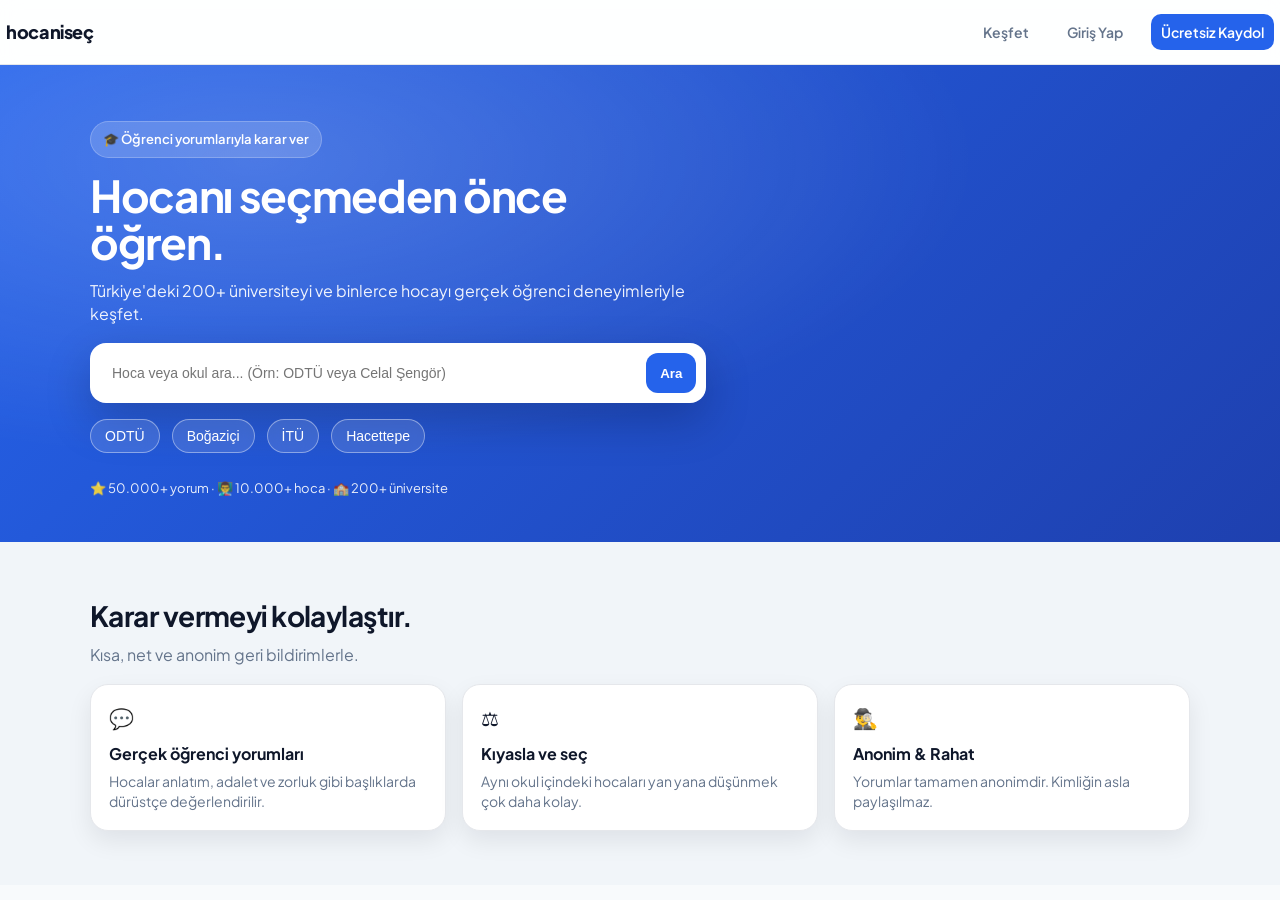
<file: index.html>
<!DOCTYPE html>
<html lang="tr">
<head>
  <meta charset="UTF-8" />
  <meta name="viewport" content="width=device-width, initial-scale=1.0" />
  <title>Hocanı Seç | Üniversite ve Hoca Keşfet</title>
  <!-- Google Fonts -->
  <link rel="preconnect" href="https://fonts.googleapis.com">
  <link rel="preconnect" href="https://fonts.gstatic.com" crossorigin>
  <link href="https://fonts.googleapis.com/css2?family=Plus+Jakarta+Sans:wght@400;500;600;700;800&display=swap" rel="stylesheet">
  <!-- CSS Bağlantısı -->
  <link rel="stylesheet" href="style.css" />
</head>
<body>
<header class="navbar">
  <div class="nav-inner">
    <a class="logo" href="index.html">hocaniseç</a>
    <nav class="nav-links">
      <a href="#kesfet">Keşfet</a>
      <!-- These will be shown/hidden based on login status -->
      <a href="auth.html" id="loginBtn" style="font-weight: 600; color: var(--muted);">Giriş Yap</a>
      <a class="nav-cta" href="auth.html" id="signupBtn">Ücretsiz Kaydol</a>
      <!-- This will be shown when user is logged in -->
      <button id="logoutBtn" class="nav-cta" style="display: none; background: #ef4444; border: none; cursor: pointer; font-family: inherit;">Çıkış Yap</button>
    </nav>
    <button class="nav-toggle">
      <span></span><span></span><span></span>
    </button>
  </div>
</header>
<main>
  <!-- HERO SECTION (Arama Alanı) -->
  <section class="hero" id="kesfet">
    <div class="container hero-grid">
      <div>
        <div class="badge">🎓 Öğrenci yorumlarıyla karar ver</div>
        <h1>Hocanı seçmeden önce öğren.</h1>
        <p class="lead">
          Türkiye'deki 200+ üniversiteyi ve binlerce hocayı gerçek öğrenci deneyimleriyle keşfet.
        </p>
        <!-- ARAMA FORMU -->
        <div class="search">
          <input id="searchInput" type="text" placeholder="Hoca veya okul ara... (Örn: ODTÜ veya Celal Şengör)" />
          <button id="searchBtn" type="button">Ara</button>
        </div>
        <!-- HIZLI ARAMA BUTONLARI -->
        <div class="quick-chips" id="quickChips">
          <button type="button" data-value="ODTÜ">ODTÜ</button>
          <button type="button" data-value="Boğaziçi">Boğaziçi</button>
          <button type="button" data-value="İTÜ">İTÜ</button>
          <button type="button" data-value="Hacettepe">Hacettepe</button>
        </div>
        <!-- SONUÇLARIN GÖSTERİLECEĞİ ALAN -->
        <div id="results" class="cards-grid"></div>
        <p class="meta">
          ⭐ 50.000+ yorum · 👨‍🏫 10.000+ hoca · 🏫 200+ üniversite
        </p>
      </div>
    </div>
  </section>
  <!-- ÖZELLİKLER (FEATURES) -->
  <section class="section section-alt" id="features">
    <div class="container">
      <div class="section-head">
        <h2>Karar vermeyi kolaylaştır.</h2>
        <p class="muted">Kısa, net ve anonim geri bildirimlerle.</p>
      </div>
      <div class="grid-3">
        <div class="feature">
          <div class="feature-ico">💬</div>
          <h3>Gerçek öğrenci yorumları</h3>
          <p>Hocalar anlatım, adalet ve zorluk gibi başlıklarda dürüstçe değerlendirilir.</p>
        </div>
        <div class="feature">
          <div class="feature-ico">⚖️</div>
          <h3>Kıyasla ve seç</h3>
          <p>Aynı okul içindeki hocaları yan yana düşünmek çok daha kolay.</p>
        </div>
        <div class="feature">
          <div class="feature-ico">🕵️‍♂️</div>
          <h3>Anonim & Rahat</h3>
          <p>Yorumlar tamamen anonimdir. Kimliğin asla paylaşılmaz.</p>
        </div>
      </div>
    </div>
  </section>
</main>

<!-- AUTH CHECK SCRIPT (Must load before script.js) -->
<script>
  // Check if user is logged in and update navbar accordingly
  const token = localStorage.getItem("hocanisec_token");
  const loginBtn = document.getElementById("loginBtn");
  const signupBtn = document.getElementById("signupBtn");
  const logoutBtn = document.getElementById("logoutBtn");

  if (token) {
    // User is logged in - hide login/signup buttons, show logout
    loginBtn.style.display = "none";
    signupBtn.style.display = "none";
    logoutBtn.style.display = "inline-block";
  } else {
    // User is not logged in - show login/signup buttons, hide logout
    loginBtn.style.display = "inline-block";
    signupBtn.style.display = "inline-block";
    logoutBtn.style.display = "none";
  }

  // Logout functionality
  logoutBtn.addEventListener("click", () => {
    if (confirm("Çıkış yapmak istediğine emin misin?")) {
      localStorage.removeItem("hocanisec_token");
      window.location.reload();
    }
  });
</script>

<!-- JAVASCRIPT -->
<script src="script.js" defer></script>
</body>
</html>
</file>
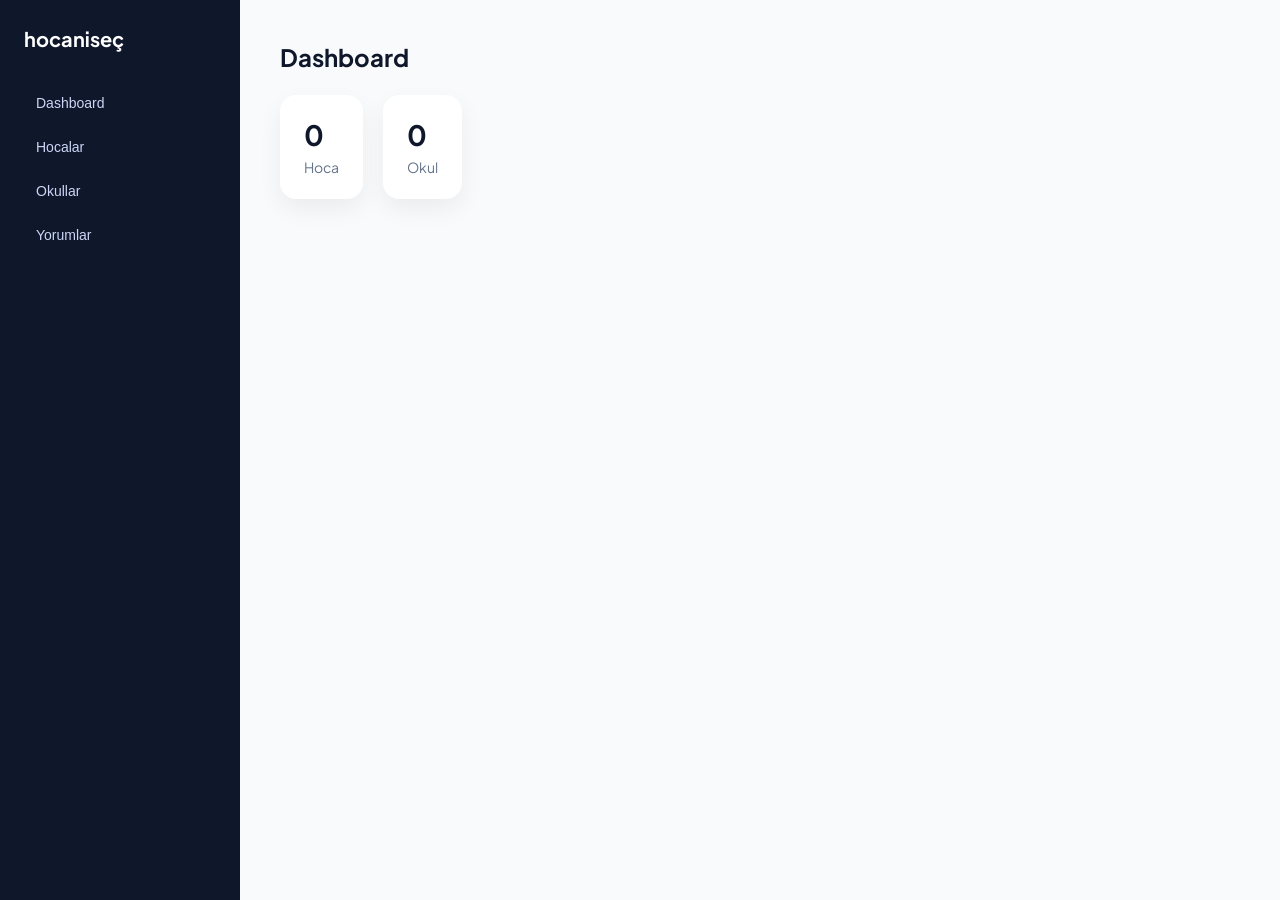
<file: admin.html>
<!DOCTYPE html>
<html lang="tr">
<head>
  <meta charset="UTF-8" />
  <title>HocanıSeç | Admin Panel</title>
  <meta name="viewport" content="width=device-width, initial-scale=1.0" />

  <!-- FONT -->
  <link
    href="https://fonts.googleapis.com/css2?family=Plus+Jakarta+Sans:wght@400;600;700&display=swap"
    rel="stylesheet"
  />

  <!-- ANA CSS -->
  <link rel="stylesheet" href="style.css" />
</head>
<body>

<div class="admin-layout">

  <!-- SIDEBAR -->
  <aside class="admin-sidebar">
    <h2>hocaniseç</h2>

    <nav>
      <button data-view="dashboard">Dashboard</button>
      <button data-view="professors">Hocalar</button>
      <button data-view="schools">Okullar</button>
      <!-- 🔹 YENİ -->
      <button data-view="comments">Yorumlar</button>
    </nav>
  </aside>

  <!-- MAIN -->
  <main class="admin-main">

    <!-- DASHBOARD -->
    <section id="dashboard" class="admin-view active">
      <h1>Dashboard</h1>

      <div class="admin-stats">
        <div class="stat-card">
          <strong id="profCount">0</strong>
          <span>Hoca</span>
        </div>

        <div class="stat-card">
          <strong id="schoolCount">0</strong>
          <span>Okul</span>
        </div>
      </div>
    </section>

    <!-- HOCALAR -->
    <section id="professors" class="admin-view">
      <h1>Hocalar</h1>

      <form id="profForm" class="admin-form">
        <input
          type="text"
          id="profName"
          placeholder="Hoca adı"
          required
        />
        <input
          type="text"
          id="profSchool"
          placeholder="Okul"
          required
        />
        <button type="submit">Ekle</button>
      </form>

      <ul id="profList" class="admin-list"></ul>
    </section>

    <!-- OKULLAR -->
    <section id="schools" class="admin-view">
      <h1>Okullar</h1>

      <form id="schoolForm" class="admin-form">
        <input
          type="text"
          id="schoolName"
          placeholder="Okul adı"
          required
        />
        <button type="submit">Ekle</button>
      </form>

      <ul id="schoolList" class="admin-list"></ul>
    </section>

    <!-- 🔹 YORUM ONAYI -->
    <section id="comments" class="admin-view">
      <h1>Yorum Onayı</h1>
      <p class="muted">Kullanıcıların gönderdiği yorumları buradan onaylayabilir veya silebilirsin.</p>
      <ul id="commentList" class="admin-list"></ul>
    </section>

  </main>
</div>

<!-- ADMIN JS -->
<script src="admin.js"></script>

</body>
</html>
</file>
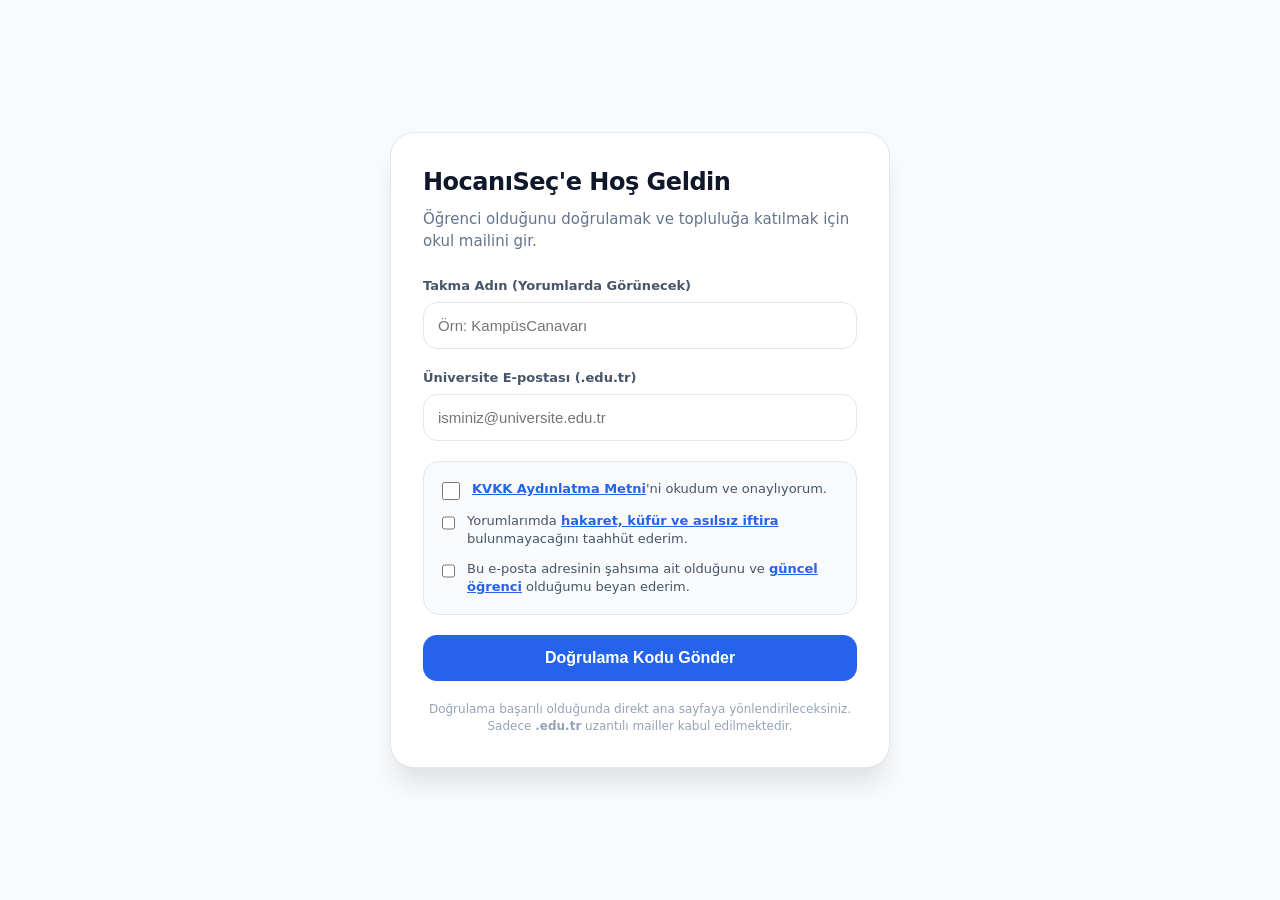
<file: auth.html>
<!DOCTYPE html>
<html lang="tr">
<head>
  <meta charset="UTF-8" />
  <meta name="viewport" content="width=device-width, initial-scale=1.0"/>
  <title>HocanıSeç | Öğrenci Doğrulama</title>
  <link rel="stylesheet" href="style.css" />
  <style>
    /* Stil Kodları Aynı Kalıyor */
    .auth-wrap{min-height:100vh; display:grid; place-items:center; padding:24px; background: #f8fafc;}
    .auth-card{width:min(500px, 100%); background:white; border:1px solid #e2e8f0; border-radius:24px; box-shadow:0 20px 25px -5px rgba(0, 0, 0, 0.1); padding:32px}
    .auth-card h1{font-size:24px; margin-bottom:8px; font-weight:800; color: #0f172a; letter-spacing: -0.02em;}
    .auth-card p{color:#64748b; font-size:15px; margin-bottom:24px; line-height: 1.5}
    
    .input-group { margin-bottom: 20px; }
    .input-label { display: block; font-size: 13px; font-weight: 700; color: #475569; margin-bottom: 6px; }
    
    input[type="email"], input[type="text"]{
      width:100%; border:1.5px solid #e2e8f0; border-radius:14px; padding:14px; font-size:15px; outline:none; transition: all 0.2s;
    }
    input:focus{ border-color: #2563eb; box-shadow: 0 0 0 4px rgba(37,99,235,0.1); }
    
    .terms-container {
      background: #f8fafc; border: 1.5px solid #e2e8f0; border-radius: 16px; padding: 18px; margin-bottom: 20px;
    }
    .term-item { display: flex; align-items: flex-start; gap: 12px; margin-bottom: 12px; cursor: pointer; }
    .term-item:last-child { margin-bottom: 0; }
    .term-item input { width: 18px; height: 18px; cursor: pointer; accent-color: #2563eb; margin-top: 2px; }
    .term-text { font-size: 13px; color: #475569; line-height: 1.4; user-select: none; }
    .term-text b { color: #2563eb; text-decoration: underline; cursor: pointer; }

    button{
      width: 100%; border:none; cursor:pointer; padding:14px; border-radius:14px; background:#2563eb; color:white; font-weight:800; font-size: 16px; transition: all 0.2s;
    }
    button:hover{ background: #1e40af; transform: translateY(-1px); }
    button:disabled{ opacity:.5; cursor:not-allowed; transform: none; }
    
    .codeBox{ display:none; margin-top: 20px; padding-top: 20px; border-top: 1px solid #e2e8f0; }
    .codeBox.is-open{ display:block; }
    
    .msg{ margin-top:15px; font-size:14px; padding: 12px; border-radius: 12px; display: none; text-align: center; font-weight: 600; }
    .msg.ok{ display: block; color:#16a34a; background: #f0fdf4; border: 1px solid #bbf7d0; }
    .msg.err{ display: block; color:#dc2626; background: #fef2f2; border: 1px solid #fecaca; }

    .footer-note { font-size: 12px; color: #94a3b8; text-align: center; margin-top: 20px; line-height: 1.4; }
  </style>
</head>
<body>
  <div class="auth-wrap">
    <div class="auth-card">
      <h1 id="mainTitle">HocanıSeç'e Hoş Geldin</h1>
      <p id="subTitle">Öğrenci olduğunu doğrulamak ve topluluğa katılmak için okul mailini gir.</p>

      <div id="emailSection">
        
        <div class="input-group">
            <label class="input-label">Takma Adın (Yorumlarda Görünecek)</label>
            <input id="nickname" type="text" placeholder="Örn: KampüsCanavarı" maxlength="15" />
        </div>

        <div class="input-group">
          <label class="input-label">Üniversite E-postası (.edu.tr)</label>
          <input id="email" type="email" placeholder="isminiz@universite.edu.tr" autocomplete="email" />
        </div>

        <div class="terms-container" id="requirements">
          <label class="term-item">
            <input type="checkbox" id="checkKVKK">
            <span class="term-text"><b onclick="alert('Verileriniz anonim tutulur ve asla 3. taraflarla paylaşılmaz.')">KVKK Aydınlatma Metni</b>'ni okudum ve onaylıyorum.</span>
          </label>
          <label class="term-item">
            <input type="checkbox" id="checkRules">
            <span class="term-text">Yorumlarımda <b>hakaret, küfür ve asılsız iftira</b> bulunmayacağını taahhüt ederim.</span>
          </label>
          <label class="term-item">
            <input type="checkbox" id="checkAuth">
            <span class="term-text">Bu e-posta adresinin şahsıma ait olduğunu ve <b>güncel öğrenci</b> olduğumu beyan ederim.</span>
          </label>
        </div>

        <button id="sendBtn">Doğrulama Kodu Gönder</button>
      </div>

      <div id="codeBox" class="codeBox">
        <div class="input-group">
          <label class="input-label">E-postana Gelen 6 Haneli Kod</label>
          <input id="code" type="text" inputmode="numeric" maxlength="6" placeholder="000000" />
        </div>
        <button id="verifyBtn" style="background: #0f172a;">Hesabı Doğrula ve Giriş Yap</button>
        <div style="display: flex; gap: 10px; margin-top: 10px;">
            <button id="resendBtn" style="background: #64748b; font-size: 13px;">Tekrar Gönder</button>
            <button id="logoutBtn" style="background: #ef4444; font-size: 13px;">İptal</button>
        </div>
      </div>

      <div id="status" class="msg"></div>

      <div class="footer-note">
        Doğrulama başarılı olduğunda direkt ana sayfaya yönlendirileceksiniz. <br>
        Sadece <b>.edu.tr</b> uzantılı mailler kabul edilmektedir.
      </div>
    </div>
  </div>

  <script src="auth.js"></script>
</body>
</html>
</file>
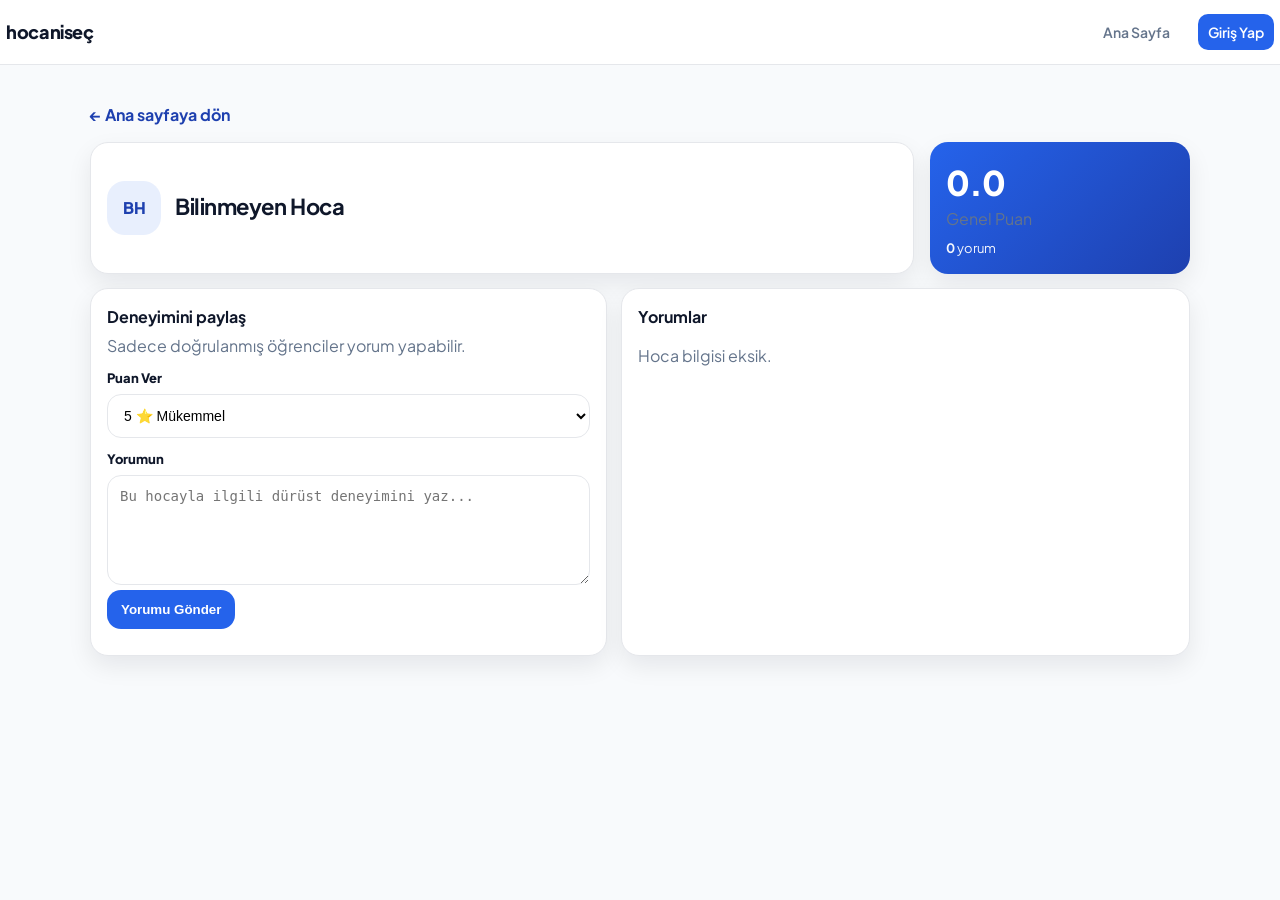
<file: profile.html>
<!DOCTYPE html>
<html lang="tr">
<head>
  <meta charset="UTF-8" />
  <meta name="viewport" content="width=device-width, initial-scale=1.0" />
  <title>Hoca Profili | HocanıSeç</title>

  <link rel="preconnect" href="https://fonts.googleapis.com">
  <link rel="preconnect" href="https://fonts.gstatic.com" crossorigin>
  <link href="https://fonts.googleapis.com/css2?family=Plus+Jakarta+Sans:wght@400;500;600;700;800&display=swap" rel="stylesheet">

  <link rel="stylesheet" href="style.css" />
  <style>
    /* Yararlı Butonu ve Mesaj Stilleri */
    .comment-votes { display: flex; gap: 10px; margin-top: 12px; border-top: 1px dashed #e5e7eb; padding-top: 10px; }
    .vote-btn { 
      background: #f8fafc; border: 1px solid #e2e8f0; padding: 6px 12px; 
      border-radius: 10px; cursor: pointer; font-size: 13px; font-weight: 700;
      display: flex; align-items: center; gap: 6px; color: #64748b; transition: all 0.2s;
    }
    .vote-btn:hover { background: #eff6ff; border-color: #2563eb; color: #2563eb; }
    .vote-btn span { color: #2563eb; }
    .hint { margin-top: 10px; font-size: 14px; font-weight: 600; }
    .hint.ok { color: #16a34a; }
    .hint.err { color: #dc2626; }
  </style>
</head>
<body>

<header class="navbar navbar-plain">
  <div class="nav-inner">
    <a class="logo" href="index.html">hocaniseç</a>
    <nav class="nav-links">
      <a href="index.html">Ana Sayfa</a>
      <a class="nav-cta" href="auth.html" id="authBtn">Giriş Yap</a>
      <button id="logoutBtn" class="nav-cta" style="display: none; background: #ef4444; border: none; cursor: pointer; font-family: inherit;">Çıkış Yap</button>
    </nav>
  </div>
</header>

<main class="page">
  <div class="container">
    <a class="back-link" href="index.html">← Ana sayfaya dön</a>

    <section class="profile-head">
      <div class="profile-main">
        <div class="avatar-lg" id="avatar">HS</div>
        <div class="profile-text">
          <h1 id="name">Hoca Adı Yükleniyor...</h1>
          <p class="muted" id="school"></p>
        </div>
      </div>

      <div class="score-card">
        <div class="score" id="avgRatingDisplay">0.0</div>
        <div class="muted">Genel Puan</div>
        <div class="score-meta">
          <span><strong id="commentCount">0</strong> yorum</span>
        </div>
      </div>
    </section>

    <section class="two-col">
      <!-- SOL KOLON: YORUM FORMU -->
      <div class="panel">
        <h2>Deneyimini paylaş</h2>
        <p class="muted">Sadece doğrulanmış öğrenciler yorum yapabilir.</p>

        <label class="field">
          <span class="field-label">Puan Ver</span>
          <select id="commentRating">
            <option value="5">5 ⭐ Mükemmel</option>
            <option value="4">4 ⭐ İyi</option>
            <option value="3">3 ⭐ Orta</option>
            <option value="2">2 ⭐ Zayıf</option>
            <option value="1">1 ⭐ Kötü</option>
          </select>
        </label>

        <label class="field">
          <span class="field-label">Yorumun</span>
          <textarea id="commentText" placeholder="Bu hocayla ilgili dürüst deneyimini yaz..."></textarea>
        </label>

        <button class="btn" id="submitComment" type="button">Yorumu Gönder</button>
        <p id="hintBox" class="hint"></p>
      </div>

      <!-- SAĞ KOLON: YORUMLAR -->
      <div class="panel">
        <div class="panel-head">
          <h2>Yorumlar</h2>
        </div>
        <div id="comments">
          <p class="muted">Yorumlar yükleniyor...</p>
        </div>
      </div>
    </section>
  </div>
</main>

<script>
  // 1. AYARLAR VE PARAMETRELER
  const API_BASE = "https://gardaslar.onrender.com"; 
  const params = new URLSearchParams(window.location.search);
  const profId = params.get("id"); // Firebase'deki döküman ID'si
  const profName = params.get("name") || "Bilinmeyen Hoca";
  const schoolName = params.get("school") || "";

  // Elementler
  const nameEl = document.getElementById("name");
  const schoolEl = document.getElementById("school");
  const avatarEl = document.getElementById("avatar");
  const commentsDiv = document.getElementById("comments");
  const hintBox = document.getElementById("hintBox");
  const authBtn = document.getElementById("authBtn");
  const logoutBtn = document.getElementById("logoutBtn");
  
  // FIXED: Use consistent token name
  const token = localStorage.getItem("hocanisec_token");

  // Sayfayı Başlat
  nameEl.innerText = profName;
  schoolEl.innerText = schoolName;
  const initials = profName.split(" ").slice(0,2).map(s => s[0]).join("").toUpperCase();
  avatarEl.innerText = initials || "HS";
  
  // Update navbar based on login status
  if(token) {
    authBtn.style.display = "none";
    logoutBtn.style.display = "inline-block";
  } else {
    authBtn.style.display = "inline-block";
    logoutBtn.style.display = "none";
  }

  // Logout functionality
  logoutBtn.addEventListener("click", () => {
    if (confirm("Çıkış yapmak istediğine emin misin?")) {
      localStorage.removeItem("hocanisec_token");
      window.location.href = "index.html";
    }
  });

  function escapeHtml(str) {
    if(!str) return "";
    return String(str).replaceAll("&", "&amp;").replaceAll("<", "&lt;").replaceAll(">", "&gt;").replaceAll('"', "&quot;");
  }

  // 2. YORUMLARI ÇEKME FONKSİYONU
  async function loadComments() {
    if (!profId) {
      commentsDiv.innerHTML = "<p class='muted'>Hoca bilgisi eksik.</p>";
      return;
    }
    try {
      const res = await fetch(`${API_BASE}/api/comments/${profId}`);
      const comments = await res.json();

      document.getElementById("commentCount").innerText = comments.length;
      commentsDiv.innerHTML = "";

      if (comments.length === 0) {
        document.getElementById("avgRatingDisplay").innerText = "0.0";
        commentsDiv.innerHTML = "<p class='muted'>Henüz onaylanmış yorum yok. İlkini sen yaz!</p>";
        return;
      }

      let total = 0;
      comments.forEach(c => {
        total += Number(c.rating);
        const div = document.createElement("div");
        div.className = "comment-card";
        div.style.marginBottom = "15px";
        div.innerHTML = `
          <div class="comment-top">
            <div class="pill">${c.rating} ⭐</div>
            <div class="muted">${new Date(c.createdAt).toLocaleDateString("tr-TR")}</div>
          </div>
          <p style="margin-top:8px;">${escapeHtml(c.text)}</p>
          <div class="comment-votes">
            <button class="vote-btn" onclick="voteComment('${c.id}')">
              👍 Yararlı <span id="v-${c.id}">${c.helpful || 0}</span>
            </button>
          </div>
        `;
        commentsDiv.appendChild(div);
      });

      document.getElementById("avgRatingDisplay").innerText = (total / comments.length).toFixed(1);
    } catch (err) {
      commentsDiv.innerHTML = "<p class='hint err'>Yorumlar şu an çekilemiyor.</p>";
    }
  }

  // 3. YORUM GÖNDERME FONKSİYONU
  async function addComment() {
    const text = document.getElementById("commentText").value.trim();
    const rating = document.getElementById("commentRating").value;

    if (!token) {
      alert("Yorum yazmak için önce giriş yapmalısın!");
      window.location.href = "auth.html";
      return;
    }

    if (text.length < 10) {
      hintBox.innerText = "Yorum çok kısa (en az 10 karakter).";
      hintBox.className = "hint err";
      return;
    }

    try {
      hintBox.innerText = "Gönderiliyor...";
      hintBox.className = "hint";
      
      const res = await fetch(`${API_BASE}/api/comments`, {
        method: "POST",
        headers: { "Content-Type": "application/json" },
        body: JSON.stringify({ profId, text, rating, token })
      });
      const data = await res.json();

      if (data.ok) {
        hintBox.innerText = "Yorum onay için gönderildi! 🙌";
        hintBox.className = "hint ok";
        document.getElementById("commentText").value = "";
      } else {
        hintBox.innerText = data.error || "Hata oluştu.";
        hintBox.className = "hint err";
      }
    } catch (err) {
      hintBox.innerText = "Sunucuya bağlanılamadı.";
      hintBox.className = "hint err";
    }
  }

  // 4. OYLAMA FONKSİYONU
  async function voteComment(commentId) {
    try {
      const res = await fetch(`${API_BASE}/api/comments/${commentId}/vote`, { method: "POST" });
      const data = await res.json();
      if (data.ok) {
        const el = document.getElementById(`v-${commentId}`);
        el.innerText = parseInt(el.innerText) + 1;
      }
    } catch (err) { console.error("Oylama başarısız"); }
  }

  // Başlatıcılar
  document.getElementById("submitComment").addEventListener("click", addComment);
  loadComments();
</script>

</body>
</html>
</file>
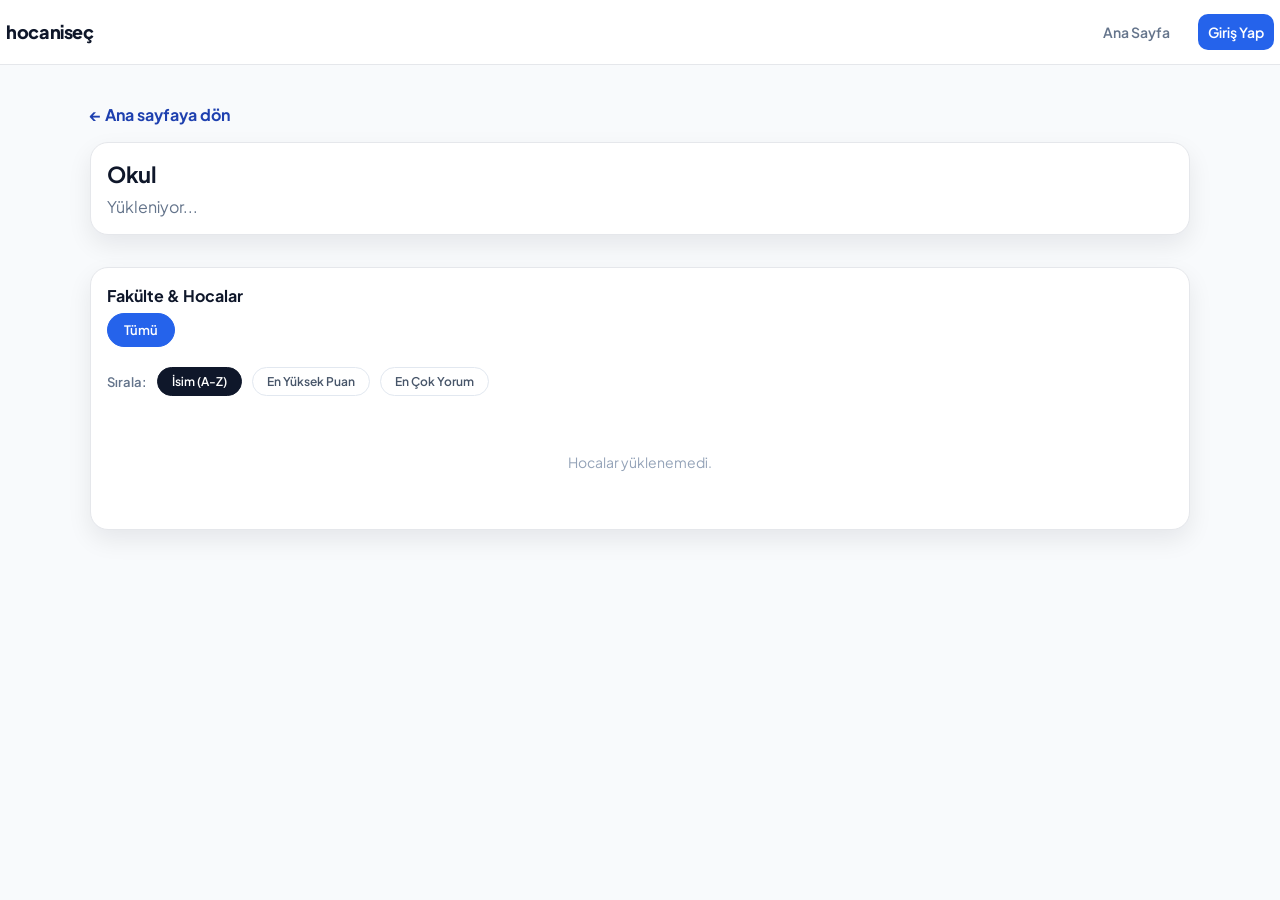
<file: school.html>
<!DOCTYPE html>
<html lang="tr">
<head>
  <meta charset="UTF-8" />
  <meta name="viewport" content="width=device-width, initial-scale=1.0" />
  <title>Okul Profili | HocanıSeç</title>
  <link rel="preconnect" href="https://fonts.googleapis.com">
  <link rel="preconnect" href="https://fonts.gstatic.com" crossorigin>
  <link href="https://fonts.googleapis.com/css2?family=Plus+Jakarta+Sans:wght@400;500;600;700;800&display=swap" rel="stylesheet">
  <link rel="stylesheet" href="style.css" />
  <style>
    .faculty-section { margin-top: 32px; }
    .faculty-bar { display: flex; gap: 10px; flex-wrap: wrap; margin-bottom: 20px; }
    .faculty-btn {
      padding: 8px 16px; border-radius: 20px; border: 1.5px solid #e2e8f0;
      background: white; cursor: pointer; font-size: 13px; font-weight: 600;
      color: #475569; transition: all 0.2s; font-family: inherit;
    }
    .faculty-btn:hover { border-color: #2563eb; color: #2563eb; background: #eff6ff; }
    .faculty-btn.active { background: #2563eb; color: white; border-color: #2563eb; }
    .sort-bar { display: flex; align-items: center; gap: 10px; margin-bottom: 16px; flex-wrap: wrap; }
    .sort-bar span { font-size: 13px; font-weight: 600; color: #64748b; }
    .sort-btn {
      padding: 6px 14px; border-radius: 16px; border: 1.5px solid #e2e8f0;
      background: white; cursor: pointer; font-size: 12px; font-weight: 600;
      color: #475569; transition: all 0.2s; font-family: inherit;
    }
    .sort-btn:hover { border-color: #2563eb; color: #2563eb; }
    .sort-btn.active { background: #0f172a; color: white; border-color: #0f172a; }
    .prof-table { width: 100%; border-collapse: collapse; margin-top: 8px; }
    .prof-table th {
      text-align: left; padding: 10px 12px; font-size: 12px; font-weight: 700;
      color: #94a3b8; border-bottom: 1.5px solid #e2e8f0; text-transform: uppercase;
    }
    .prof-table td { padding: 12px; font-size: 14px; border-bottom: 1px solid #f1f5f9; }
    .prof-table tr:hover td { background: #f8fafc; cursor: pointer; }
    .prof-name { font-weight: 700; color: #0f172a; }
    .prof-dept { color: #64748b; font-size: 13px; }
    .prof-rating { font-weight: 800; color: #2563eb; }
    .empty-msg { text-align: center; padding: 40px; color: #94a3b8; font-size: 14px; }
    .loading-msg { text-align: center; padding: 40px; color: #94a3b8; }
  </style>
</head>
<body>

<header class="navbar navbar-plain">
  <div class="nav-inner">
    <a class="logo" href="index.html">hocaniseç</a>
    <nav class="nav-links">
      <a href="index.html">Ana Sayfa</a>
      <a class="nav-cta" href="auth.html">Giriş Yap</a>
    </nav>
  </div>
</header>

<main class="page">
  <div class="container">
    <a class="back-link" href="index.html">← Ana sayfaya dön</a>

    <section class="school-head">
      <h1 id="schoolName">Okul</h1>
      <p class="muted" id="schoolMeta">Yükleniyor...</p>
    </section>

    <!-- FAKÜLTEler -->
    <section class="faculty-section panel">
      <h2>Fakülte & Hocalar</h2>
      <div class="faculty-bar" id="facultyBar">
        <button class="faculty-btn active" data-faculty="">Tümü</button>
      </div>

      <!-- SIRALAMA -->
      <div class="sort-bar">
        <span>Sırala:</span>
        <button class="sort-btn active" data-sort="name">İsim (A-Z)</button>
        <button class="sort-btn" data-sort="avg_rating">En Yüksek Puan</button>
        <button class="sort-btn" data-sort="comment_count">En Çok Yorum</button>
      </div>

      <!-- HOCA LİSTESİ -->
      <div id="profList">
        <div class="loading-msg">Hocalar yükleniyor...</div>
      </div>
    </section>
  </div>
</main>

<script>
  const API_BASE = "https://gardaslar.onrender.com";
  const p = new URLSearchParams(window.location.search);
  const schoolName = p.get("name") || "Okul";

  document.getElementById("schoolName").innerText = schoolName;
  document.title = schoolName + " | HocanıSeç";

  let allProfs = [];
  let currentFaculty = "";
  let currentSort = "name";

  // Tüm hocaları çek
  async function loadProfs() {
    try {
      const res = await fetch(`${API_BASE}/api/school-profs?school=${encodeURIComponent(schoolName)}`);
      const data = await res.json();
      allProfs = data.profs || [];

      document.getElementById("schoolMeta").innerText =
        allProfs.length + " hoca · fakülteye göre filtrele ve sırala";

      buildFacultyBar();
      renderTable();
    } catch (err) {
      document.getElementById("profList").innerHTML =
        '<div class="empty-msg">Hocalar yüklenemedi.</div>';
    }
  }

  // Fakülte butonlarını oluştur
  function buildFacultyBar() {
    const faculties = [...new Set(allProfs.map(p => p.faculty || "").filter(Boolean))].sort();
    const bar = document.getElementById("facultyBar");
    bar.innerHTML = '<button class="faculty-btn active" data-faculty="">Tümü (' + allProfs.length + ')</button>';

    faculties.forEach(f => {
      const count = allProfs.filter(p => p.faculty === f).length;
      const btn = document.createElement("button");
      btn.className = "faculty-btn";
      btn.dataset.faculty = f;
      btn.textContent = f + " (" + count + ")";
      bar.appendChild(btn);
    });

    bar.querySelectorAll(".faculty-btn").forEach(btn => {
      btn.addEventListener("click", () => {
        bar.querySelectorAll(".faculty-btn").forEach(b => b.classList.remove("active"));
        btn.classList.add("active");
        currentFaculty = btn.dataset.faculty;
        renderTable();
      });
    });
  }

  // Tabloyu render et
  function renderTable() {
    let filtered = currentFaculty
      ? allProfs.filter(p => p.faculty === currentFaculty)
      : allProfs;

    // Sırala
    filtered = [...filtered].sort((a, b) => {
      if (currentSort === "name") return (a.name || "").localeCompare(b.name || "", "tr");
      if (currentSort === "avg_rating") return (b.avg_rating || 0) - (a.avg_rating || 0);
      if (currentSort === "comment_count") return (b.comment_count || 0) - (a.comment_count || 0);
      return 0;
    });

    const container = document.getElementById("profList");

    if (filtered.length === 0) {
      container.innerHTML = '<div class="empty-msg">Bu fakültede hoca bulunamadı.</div>';
      return;
    }

    const rows = filtered.map(prof => `
      <tr onclick="window.location.href='profile.html?id=${prof.id}&name=${encodeURIComponent(prof.name)}&school=${encodeURIComponent(prof.school)}'">
        <td>
          <div class="prof-name">${escHtml(prof.name)}</div>
          <div class="prof-dept">${escHtml(prof.department || "")}</div>
        </td>
        <td>${escHtml(prof.faculty || "—")}</td>
        <td class="prof-rating">${prof.avg_rating > 0 ? prof.avg_rating.toFixed(1) + " ⭐" : "—"}</td>
        <td>${prof.comment_count || 0} yorum</td>
      </tr>
    `).join("");

    container.innerHTML = `
      <table class="prof-table">
        <thead>
          <tr>
            <th>Hoca</th>
            <th>Fakülte</th>
            <th>Puan</th>
            <th>Yorum</th>
          </tr>
        </thead>
        <tbody>${rows}</tbody>
      </table>
    `;
  }

  function escHtml(str) {
    return String(str || "").replace(/&/g,"&amp;").replace(/</g,"&lt;").replace(/>/g,"&gt;");
  }

  // Sıralama butonları
  document.querySelectorAll(".sort-btn").forEach(btn => {
    btn.addEventListener("click", () => {
      document.querySelectorAll(".sort-btn").forEach(b => b.classList.remove("active"));
      btn.classList.add("active");
      currentSort = btn.dataset.sort;
      renderTable();
    });
  });

  loadProfs();
</script>

</body>
</html>
</file>
<file: style.css>
/* =====================
   hocaniseç — UI refresh
   ===================== */

:root{
  --bg:#f8fafc;
  --bg2:#f1f5f9;
  --card:#ffffff;
  --text:#0f172a;
  --muted:#64748b;
  --accent:#2563eb;
  --accent2:#1e40af;
  --border:#e5e7eb;
  --shadow: 0 18px 40px rgba(2, 6, 23, 0.10);
  --shadow2: 0 10px 24px rgba(2, 6, 23, 0.08);
  --radius: 18px;
}

*{box-sizing:border-box;margin:0;padding:0}
html,body{height:100%}
body{
  font-family:'Plus Jakarta Sans', system-ui, -apple-system, Segoe UI, Roboto, Arial, sans-serif;
  background:var(--bg);
  color:var(--text);
  line-height:1.45;
}

a{color:inherit;text-decoration:none}
img{max-width:100%;display:block}

.container{width:min(1100px, calc(100% - 40px)); margin:0 auto}
.muted{color:var(--muted)}
.sr-only{position:absolute;width:1px;height:1px;padding:0;margin:-1px;overflow:hidden;clip:rect(0,0,0,0);border:0}

/* ================= NAVBAR ================= */

.navbar{
  position:sticky;
  top:0;
  z-index:50;
  background:rgba(255,255,255,0.85);
  backdrop-filter: blur(10px);
  border-bottom:1px solid var(--border);
}

.navbar-plain{
  background:white;
  backdrop-filter: none;
}

.nav-inner{
  height:64px;
  display:flex;
  align-items:center;
  justify-content:space-between;
  gap:16px;
  padding:0 6px;
}

.logo{
  font-weight:800;
  letter-spacing:-0.02em;
  font-size:18px;
}

.nav-links{
  display:flex;
  gap:18px;
  align-items:center;
}

.nav-links a{
  color:var(--muted);
  font-weight:600;
  font-size:14px;
  padding:8px 10px;
  border-radius:10px;
}
.nav-links a:hover{color:var(--accent); background: rgba(37,99,235,0.08)}

.nav-cta{
  color:white !important;
  background:var(--accent);
}
.nav-cta:hover{background:var(--accent2) !important; color:white !important}

.nav-toggle{
  display:none;
  background:transparent;
  border:none;
  padding:10px;
  border-radius:12px;
  cursor:pointer;
}
.nav-toggle span{
  display:block;
  width:20px;
  height:2px;
  background:var(--text);
  margin:4px 0;
  border-radius:2px;
}

.nav-mobile{
  display:none;
  padding:10px 0 16px;
  border-top:1px solid var(--border);
}
.nav-mobile a{
  display:block;
  padding:10px 10px;
  color:var(--muted);
  font-weight:600;
  border-radius:10px;
}
.nav-mobile a:hover{color:var(--accent); background: rgba(37,99,235,0.08)}

/* ================= HERO ================= */

.hero{
  background: radial-gradient(1200px 500px at 20% 20%, rgba(255,255,255,0.18), transparent 60%),
              linear-gradient(135deg, var(--accent), var(--accent2));
  color:white;
  padding:56px 0 44px;
}

.hero-grid{
  display:grid;
  grid-template-columns: 1.15fr 0.85fr;
  gap:28px;
  align-items:center;
}

.badge{
  display:inline-flex;
  gap:8px;
  align-items:center;
  background: rgba(255,255,255,0.16);
  border: 1px solid rgba(255,255,255,0.22);
  padding:8px 12px;
  border-radius:999px;
  font-weight:600;
  font-size:13px;
  margin-bottom:14px;
}

.hero h1{
  font-size:44px;
  line-height:1.08;
  letter-spacing:-0.03em;
  margin-bottom:12px;
}

.lead{
  font-size:16px;
  opacity:0.92;
  margin-bottom:18px;
  max-width: 52ch;
}

.search{
  display:flex;
  gap:10px;
  background:white;
  padding:10px;
  border-radius:16px;
  box-shadow: 0 18px 45px rgba(2,6,23,0.22);
}

.search input{
  flex:1;
  border:none;
  outline:none;
  font-size:14px;
  padding:12px 12px;
  border-radius:12px;
  background: transparent;
}

.search button{
  border:none;
  cursor:pointer;
  padding:12px 14px;
  border-radius:12px;
  background:var(--accent);
  color:white;
  font-weight:700;
}

.search button:hover{background:var(--accent2)}

.meta{
  margin-top:12px;
  font-size:13px;
  opacity:0.9;
}

/* hero right sample card */
.hero-card{
  background: rgba(255,255,255,0.16);
  border: 1px solid rgba(255,255,255,0.22);
  border-radius: 22px;
  padding:18px;
  box-shadow: 0 18px 55px rgba(2,6,23,0.22);
}

.hero-card-top{
  display:flex;
  align-items:center;
  gap:12px;
  justify-content:space-between;
}

.hero-card-top > div:nth-child(2){
  flex:1;
}

.avatar{
  width:40px;height:40px;border-radius:14px;
  display:grid;place-items:center;
  background: rgba(255,255,255,0.2);
  font-weight:800;
}

.hero-card-title{font-weight:800}
.hero-card-sub{font-size:13px; opacity:0.9}

.pill{
  background: rgba(255,255,255,0.18);
  border:1px solid rgba(255,255,255,0.22);
  padding:8px 10px;
  border-radius:999px;
  font-weight:800;
  font-size:13px;
  white-space:nowrap;
}

.hero-card-body{margin-top:14px; display:grid; gap:10px}
.mini-row{display:grid; grid-template-columns: 80px 1fr 38px; gap:10px; align-items:center; font-size:13px}
.mini-bar{height:10px; background: rgba(255,255,255,0.18); border-radius:999px; overflow:hidden}
.mini-bar i{display:block; height:100%; background: rgba(255,255,255,0.75); border-radius:999px}
.mini-label{opacity:0.95}
.mini-val{font-weight:800; text-align:right}

.hero-card-foot{margin-top:14px; font-size:13px; opacity:0.95}

/* ================= SECTIONS ================= */

.section{padding:54px 0}
.section-alt{background:var(--bg2)}
.section-head{margin-bottom:18px}
.section-head h2{
  font-size:28px;
  letter-spacing:-0.02em;
  margin-bottom:6px;
}
.section-head.inline{
  display:flex;
  align-items:flex-end;
  justify-content:space-between;
  gap:16px;
}

.grid-3{
  display:grid;
  grid-template-columns: repeat(3, 1fr);
  gap:16px;
}

.feature{
  background:var(--card);
  border:1px solid var(--border);
  border-radius: var(--radius);
  padding:18px;
  box-shadow: var(--shadow2);
}
.feature-ico{font-size:20px; margin-bottom:10px}
.feature h3{font-size:16px; margin-bottom:6px}
.feature p{color:var(--muted); font-size:14px}

/* chips */
.chips{display:flex; gap:10px; flex-wrap:wrap}
.chip{
  background:white;
  border:1px solid var(--border);
  padding:8px 10px;
  border-radius:999px;
  font-weight:700;
  font-size:13px;
  cursor:pointer;
}
.chip:hover{border-color:rgba(37,99,235,0.45)}
.chip.is-active{
  background: rgba(37,99,235,0.10);
  border-color: rgba(37,99,235,0.35);
  color: var(--accent2);
}

/* ================= CARDS ================= */

.cards-grid{
  display:grid;
  grid-template-columns: repeat(3, 1fr);
  gap:14px;
  margin-top:14px;
}

.card{
  background:var(--card);
  border:1px solid var(--border);
  border-radius: var(--radius);
  padding:16px;
  box-shadow: var(--shadow2);
  transition: transform .18s ease, box-shadow .18s ease, border-color .18s ease;
  cursor:pointer;
}

.card:hover{
  transform: translateY(-4px);
  box-shadow: var(--shadow);
  border-color: rgba(37,99,235,0.25);
}

.card .title{
  font-weight:800;
  font-size:16px;
  letter-spacing:-0.01em;
  margin-bottom:4px;
}
.card .sub{
  color:var(--muted);
  font-size:13px;
  margin-bottom:10px;
}
.card .card-foot{
  display:flex;
  justify-content:space-between;
  align-items:center;
  gap:12px;
}
.rating{
  font-weight:800;
  color:var(--accent2);
}
.kicker{
  font-size:12px;
  color:var(--muted);
  font-weight:700;
}

/* empty state */
.empty{
  text-align:center;
  padding:28px 14px;
  border:1px dashed rgba(100,116,139,0.35);
  border-radius: var(--radius);
  margin-top:16px;
}
.empty.small{margin-top:0}
.empty-ico{font-size:22px; margin-bottom:8px}
.empty h3{font-size:16px; margin-bottom:4px}
.empty p{font-size:14px}

/* callout */
.callout{
  display:flex;
  align-items:center;
  justify-content:space-between;
  gap:14px;
  background: white;
  border: 1px solid var(--border);
  border-radius: var(--radius);
  padding:18px;
  box-shadow: var(--shadow2);
}

.btn{
  border:none;
  cursor:pointer;
  padding:12px 14px;
  border-radius:14px;
  background:var(--accent);
  color:white;
  font-weight:800;
}
.btn:disabled{opacity:0.6; cursor:not-allowed}

/* ================= PROFILE / PAGES ================= */

.page{padding:28px 0 60px}

.back-link{
  display:inline-block;
  margin:10px 0 16px;
  color: var(--accent2);
  font-weight:700;
}
.back-link:hover{text-decoration:underline}

.profile-head{
  display:flex;
  gap:16px;
  align-items:stretch;
  justify-content:space-between;
  flex-wrap:wrap;
}

.profile-main{
  display:flex;
  gap:14px;
  align-items:center;
  background:white;
  border:1px solid var(--border);
  border-radius: var(--radius);
  padding:16px;
  box-shadow: var(--shadow2);
  flex: 1 1 520px;
  min-width: 280px;
}

.avatar-lg{
  width:54px;height:54px;border-radius:18px;
  display:grid;place-items:center;
  font-weight:900;
  background: rgba(37,99,235,0.10);
  color: var(--accent2);
}

.profile-text h1{font-size:22px; letter-spacing:-0.02em}
.profile-text p{margin-top:2px; font-size:14px}

.score-card{
  background: linear-gradient(135deg, var(--accent), var(--accent2));
  color:white;
  border-radius: var(--radius);
  padding:16px;
  box-shadow: var(--shadow2);
  flex: 0 0 260px;
  min-width: 240px;
}

.score{font-size:34px; font-weight:900; letter-spacing:-0.03em}
.score-meta{margin-top:8px; font-size:13px; opacity:0.95; display:flex; gap:8px; align-items:center}
.dot{opacity:0.8}

.two-col{
  display:grid;
  grid-template-columns: 1fr 1.1fr;
  gap:14px;
  margin-top:14px;
}

.panel{
  background:white;
  border:1px solid var(--border);
  border-radius: var(--radius);
  padding:16px;
  box-shadow: var(--shadow2);
}

.panel h2{font-size:16px; margin-bottom:6px}
.panel-head{display:flex; align-items:baseline; justify-content:space-between; gap:12px; margin-bottom:10px}

.field{display:block; margin-top:12px}
.field-label{display:block; font-size:13px; font-weight:800; margin-bottom:6px}
select, textarea{
  width:100%;
  border:1px solid var(--border);
  background:white;
  border-radius: 14px;
  padding:12px 12px;
  font-size:14px;
  outline:none;
}
textarea{min-height:110px; resize:vertical}
select:focus, textarea:focus{border-color: rgba(37,99,235,0.5); box-shadow: 0 0 0 4px rgba(37,99,235,0.12)}

.hint{margin-top:10px; font-size:13px}

.comment-card{
  border:1px solid var(--border);
  border-radius: 14px;
  padding:12px;
  margin-top:10px;
  background: #fbfdff;
}
.comment-top{display:flex; align-items:center; justify-content:space-between; gap:10px; margin-bottom:6px}
.comment-card p{font-size:14px; color:var(--text)}

/* ================= SCHOOL ================= */

.school-head{background:white;border:1px solid var(--border);border-radius:var(--radius);padding:16px;box-shadow:var(--shadow2)}
.school-head h1{font-size:22px;letter-spacing:-0.02em;margin-bottom:4px}

.school-grid{
  display:grid;
  grid-template-columns: repeat(2, 1fr);
  gap:14px;
  margin-top:14px;
}

.metric{
  background:white;
  border:1px solid var(--border);
  border-radius: var(--radius);
  padding:16px;
  box-shadow: var(--shadow2);
}
.metric-top{display:flex; align-items:center; justify-content:space-between; gap:12px; font-weight:800}
.metric-top strong{color:var(--accent2)}
.bar{height:10px; background: rgba(100,116,139,0.14); border-radius:999px; overflow:hidden; margin-top:10px}
.bar i{display:block; height:100%; width:0%; background: var(--accent); border-radius:999px}

.school-summary{margin-top:14px}

/* ================= FOOTER ================= */

.footer{
  padding:22px 0;
  border-top:1px solid var(--border);
  background:white;
}
.footer-inner{
  display:flex;
  align-items:center;
  justify-content:space-between;
  gap:12px;
  font-size:13px;
}

/* ================= RESPONSIVE ================= */

@media (max-width: 980px){
  .hero-grid{grid-template-columns: 1fr}
  .hero-right{display:none}
  .cards-grid{grid-template-columns: repeat(2, 1fr)}
  .grid-3{grid-template-columns: 1fr; gap:12px}
  .two-col{grid-template-columns: 1fr}
  .school-grid{grid-template-columns: 1fr}
}

@media (max-width: 640px){
  .nav-links{display:none}
  .nav-toggle{display:block}
  .nav-mobile{display:block}
  .cards-grid{grid-template-columns: 1fr}
  .hero{padding:44px 0 36px}
  .hero h1{font-size:36px}
}/* ================= ADMIN PANEL ================= */

.admin-layout {
  display: flex;
  min-height: 100vh;
  background: #f8fafc;
}

/* SIDEBAR */
.admin-sidebar {
  width: 240px;
  background: #0f172a;
  color: white;
  padding: 24px;
}

.admin-sidebar h2 {
  font-size: 20px;
  font-weight: 700;
  margin-bottom: 32px;
}

.admin-sidebar nav {
  display: flex;
  flex-direction: column;
  gap: 8px;
}

.admin-sidebar button {
  background: transparent;
  border: none;
  color: #cbd5f5;
  padding: 10px 12px;
  text-align: left;
  border-radius: 8px;
  cursor: pointer;
  font-size: 14px;
}

.admin-sidebar button:hover {
  background: #1e293b;
  color: white;
}

/* MAIN */
.admin-main {
  flex: 1;
  padding: 40px;
}

/* VIEWS */
.admin-view {
  display: none;
}

.admin-view.active {
  display: block;
}

/* STATS */
.admin-stats {
  display: flex;
  gap: 20px;
  margin-top: 20px;
}

.stat-card {
  background: white;
  border-radius: 16px;
  padding: 20px 24px;
  box-shadow: 0 10px 25px rgba(0,0,0,0.06);
}

.stat-card strong {
  font-size: 28px;
  display: block;
}

.stat-card span {
  color: #64748b;
  font-size: 14px;
}

/* FORM */
.admin-form {
  margin: 20px 0;
  display: flex;
  gap: 10px;
}

.admin-form input {
  padding: 12px 14px;
  border-radius: 10px;
  border: 1px solid #e5e7eb;
  font-size: 14px;
}

.admin-form button {
  padding: 12px 18px;
  border-radius: 10px;
  border: none;
  background: #2563eb;
  color: white;
  font-weight: 600;
  cursor: pointer;
}

/* LIST */
.admin-list {
  list-style: none;
  padding: 0;
  margin-top: 20px;
}

.admin-list li {
  background: white;
  padding: 12px 16px;
  border-radius: 12px;
  margin-bottom: 10px;
  display: flex;
  justify-content: space-between;
  align-items: center;
  box-shadow: 0 5px 15px rgba(0,0,0,0.04);
}

.admin-list button {
  background: #ef4444;
  border: none;
  color: white;
  padding: 6px 10px;
  border-radius: 6px;
  cursor: pointer;
  font-size: 12px;
}

/* ================= ADMIN PANEL ================= */

.admin-layout {
  display: flex;
  min-height: 100vh;
  background: #f8fafc;
}

/* SIDEBAR */
.admin-sidebar {
  width: 240px;
  background: #0f172a;
  color: white;
  padding: 24px;
}

.admin-sidebar h2 {
  font-size: 20px;
  font-weight: 700;
  margin-bottom: 32px;
}

.admin-sidebar nav {
  display: flex;
  flex-direction: column;
  gap: 8px;
}

.admin-sidebar button {
  background: transparent;
  border: none;
  color: #cbd5f5;
  padding: 10px 12px;
  text-align: left;
  border-radius: 8px;
  cursor: pointer;
  font-size: 14px;
}

.admin-sidebar button:hover {
  background: #1e293b;
  color: white;
}

/* MAIN */
.admin-main {
  flex: 1;
  padding: 40px;
}

/* VIEWS */
.admin-view {
  display: none;
}

.admin-view.active {
  display: block;
}

/* STATS */
.admin-stats {
  display: flex;
  gap: 20px;
  margin-top: 20px;
}

.stat-card {
  background: white;
  border-radius: 16px;
  padding: 20px 24px;
  box-shadow: 0 10px 25px rgba(0,0,0,0.06);
}

.stat-card strong {
  font-size: 28px;
  display: block;
}

.stat-card span {
  color: #64748b;
  font-size: 14px;
}

/* FORM */
.admin-form {
  margin: 20px 0;
  display: flex;
  gap: 10px;
}

.admin-form input {
  padding: 12px 14px;
  border-radius: 10px;
  border: 1px solid #e5e7eb;
  font-size: 14px;
}

.admin-form button {
  padding: 12px 18px;
  border-radius: 10px;
  border: none;
  background: #2563eb;
  color: white;
  font-weight: 600;
  cursor: pointer;
}

/* LIST */
.admin-list {
  list-style: none;
  padding: 0;
  margin-top: 20px;
}

.admin-list li {
  background: white;
  padding: 12px 16px;
  border-radius: 12px;
  margin-bottom: 10px;
  display: flex;
  justify-content: space-between;
  align-items: center;
  box-shadow: 0 5px 15px rgba(0,0,0,0.04);
}

.admin-list button {
  background: #ef4444;
  border: none;
  color: white;
  padding: 6px 10px;
  border-radius: 6px;
  cursor: pointer;
  font-size: 12px;
}
/* ================= ADMIN PANEL ================= */

.admin-layout {
  display: flex;
  min-height: 100vh;
  background: #f8fafc;
}

/* SIDEBAR */
.admin-sidebar {
  width: 240px;
  background: #0f172a;
  color: white;
  padding: 24px;
}

.admin-sidebar h2 {
  font-size: 20px;
  font-weight: 700;
  margin-bottom: 32px;
}

.admin-sidebar nav {
  display: flex;
  flex-direction: column;
  gap: 8px;
}

.admin-sidebar button {
  background: transparent;
  border: none;
  color: #cbd5f5;
  padding: 10px 12px;
  text-align: left;
  border-radius: 8px;
  cursor: pointer;
  font-size: 14px;
}

.admin-sidebar button:hover {
  background: #1e293b;
  color: white;
}

/* MAIN */
.admin-main {
  flex: 1;
  padding: 40px;
}

/* VIEWS */
.admin-view {
  display: none;
}

.admin-view.active {
  display: block;
}

/* STATS */
.admin-stats {
  display: flex;
  gap: 20px;
  margin-top: 20px;
}

.stat-card {
  background: white;
  border-radius: 16px;
  padding: 20px 24px;
  box-shadow: 0 10px 25px rgba(0,0,0,0.06);
}

.stat-card strong {
  font-size: 28px;
  display: block;
}

.stat-card span {
  color: #64748b;
  font-size: 14px;
}

/* FORM */
.admin-form {
  margin: 20px 0;
  display: flex;
  gap: 10px;
}

.admin-form input {
  padding: 12px 14px;
  border-radius: 10px;
  border: 1px solid #e5e7eb;
  font-size: 14px;
}

.admin-form button {
  padding: 12px 18px;
  border-radius: 10px;
  border: none;
  background: #2563eb;
  color: white;
  font-weight: 600;
  cursor: pointer;
}

/* LIST */
.admin-list {
  list-style: none;
  padding: 0;
  margin-top: 20px;
}

.admin-list li {
  background: white;
  padding: 12px 16px;
  border-radius: 12px;
  margin-bottom: 10px;
  display: flex;
  justify-content: space-between;
  align-items: center;
  box-shadow: 0 5px 15px rgba(0,0,0,0.04);
}

.admin-list button {
  background: #ef4444;
  border: none;
  color: white;
  padding: 6px 10px;
  border-radius: 6px;
  cursor: pointer;
  font-size: 12px;
}


.quick-chips {
  display: flex;
  gap: 12px;
  margin-top: 16px;
}

.quick-chips button {
  padding: 8px 14px;
  border-radius: 999px;
  border: 1px solid rgba(255,255,255,0.4);
  background: rgba(255,255,255,0.12);
  color: #fff;
  font-size: 14px;
  cursor: pointer;
  transition: all 0.2s ease;
  backdrop-filter: blur(8px);
}

.quick-chips button:hover {
  background: rgba(255,255,255,0.25);
  transform: translateY(-1px);
}
</file>
